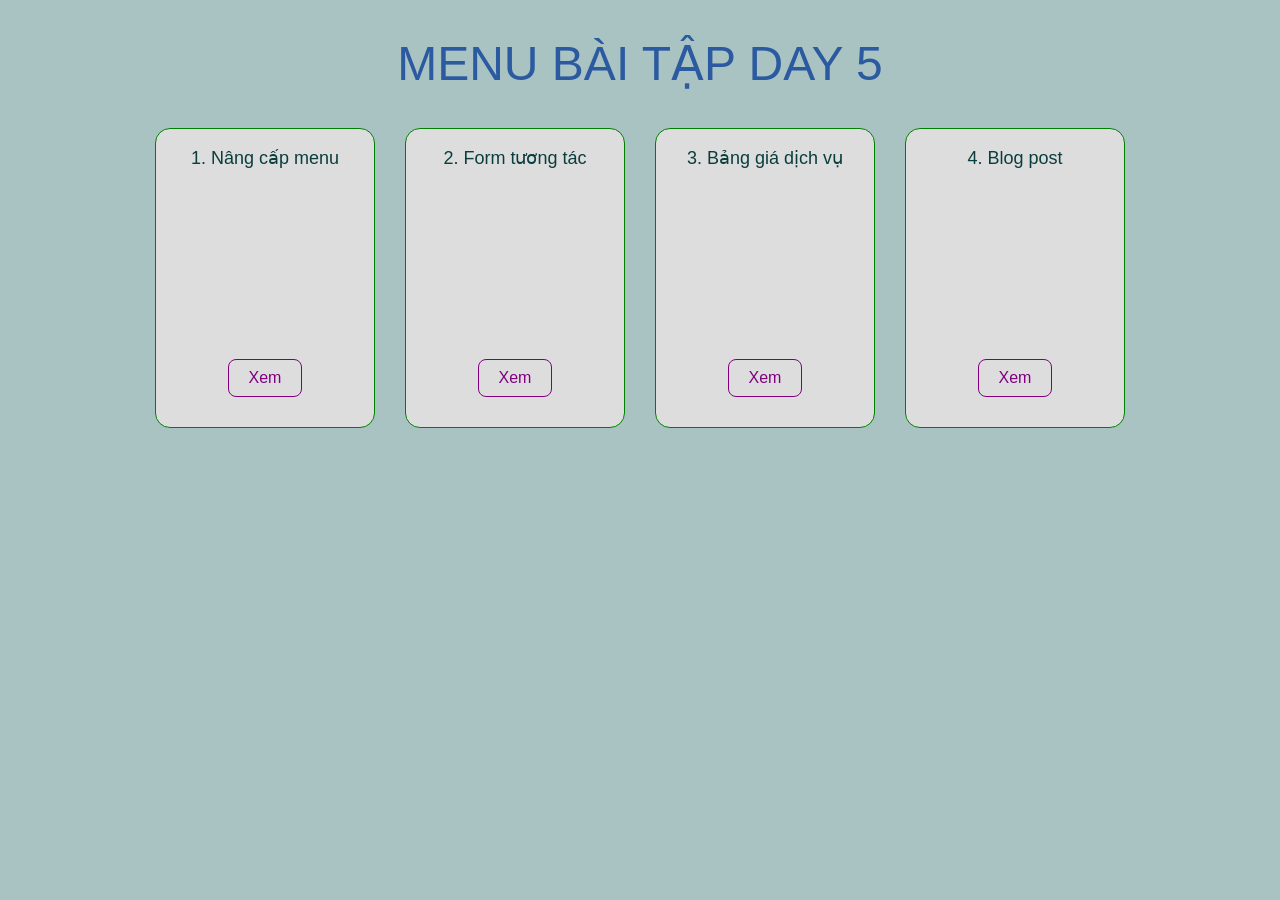
<file: index.html>
<!doctype html>
<html lang="vi">
  <head>
    <meta charset="UTF-8" />
    <meta name="viewport" content="width=device-width, initial-scale=1.0" />
    <title>Menu bài tập</title>

    <link rel="stylesheet" href="./css/reset.css" />
    <link rel="stylesheet" href="./css/style.css" />
  </head>

  <body class="body-index">
    <h1>MENU BÀI TẬP DAY 5</h1>

    <div class="container">
      <div class="card-index">
        <h2>1. Nâng cấp menu</h2>
        <a href="./menu-enhanced.html" class="btn">Xem</a>
      </div>

      <div class="card-index">
        <h2>2. Form tương tác</h2>
        <a href="./form-interactive.html" class="btn">Xem</a>
      </div>

      <div class="card-index">
        <h2>3. Bảng giá dịch vụ</h2>
        <a href="./pricing-table.html" class="btn">Xem</a>
      </div>

      <div class="card-index">
        <h2>4. Blog post</h2>
        <a href="./blog-post.html" class="btn">Xem</a>
      </div>
    </div>
  </body>
</html>
</file>
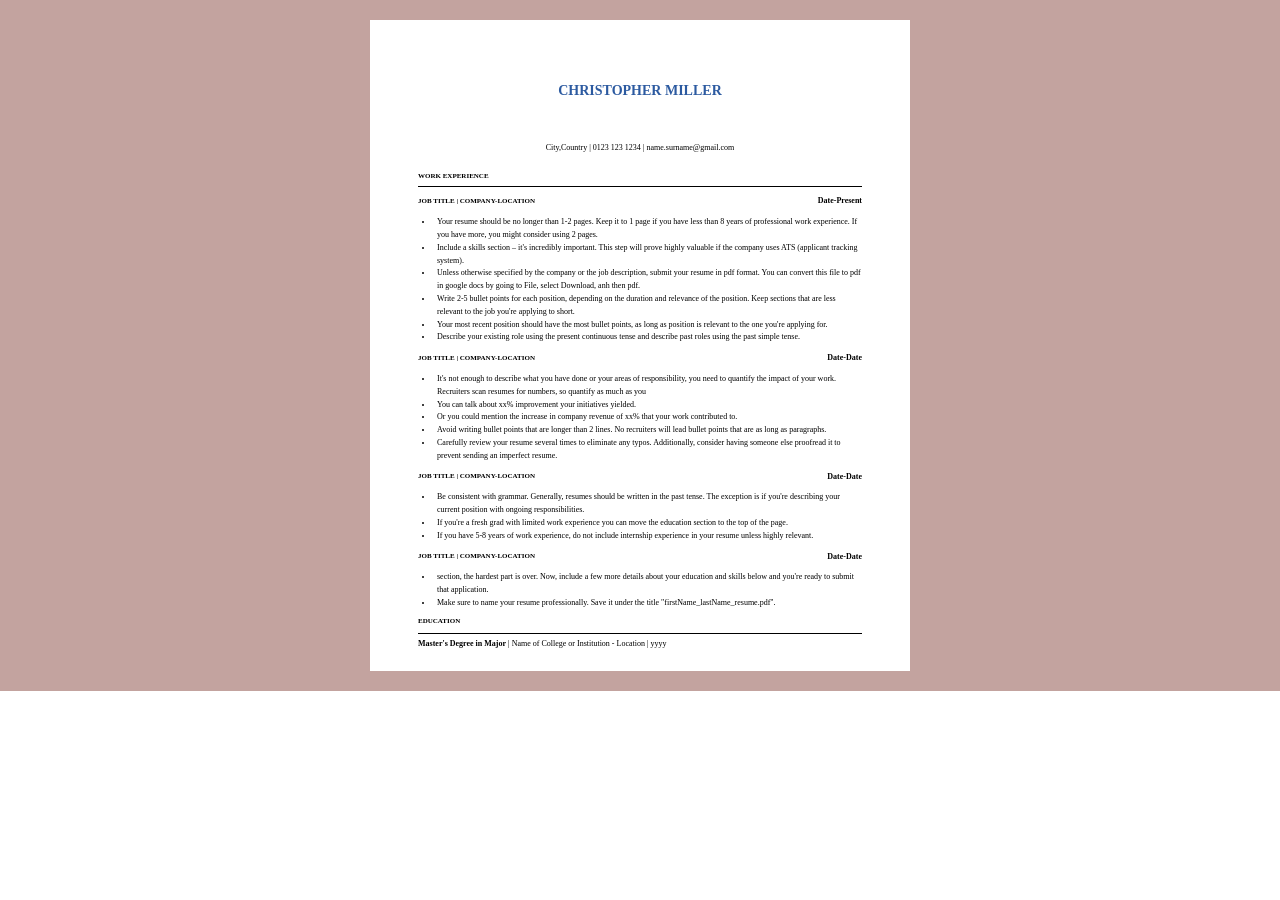
<file: cv.html>
<!doctype html>
<html lang="en">
  <head>
    <meta charset="UTF-8" />
    <meta name="viewport" content="width=device-width, initial-scale=1.0" />
    <title>CV</title>
    <link rel="stylesheet" href="./css/reset.css" />
    <link rel="stylesheet" href="./css/style.css" />
  </head>
  <body class="cv-body">
    <div class="container-cv">
      <div class="container-cv-content">
        <div class="header-cv">
          <h1>CHRISTOPHER MILLER</h1>
          <p>City,Country | 0123 123 1234 | name.surname@gmail.com</p>
        </div>

        <!-- EXPERIENCE -->
        <div class="cv-content">
          <h2 class="title">WORK EXPERIENCE</h2>
          <div class="job-title">
            <h3>JOB TITLE | COMPANY-LOCATION</h3>
            <p class="job-date">Date-Present</p>
          </div>
          <ul class="job-title-content">
            <li>
              Your resume should be no longer than 1-2 pages. Keep it to 1 page
              if you have less than 8 years of professional work experience. If
              you have more, you might consider using 2 pages.
            </li>
            <li>
              Include a skills section – it's incredibly important. This step
              will prove highly valuable if the company uses ATS (applicant
              tracking system).
            </li>
            <li>
              Unless otherwise specified by the company or the job description,
              submit your resume in pdf format. You can convert this file to pdf
              in google docs by going to File, select Download, anh then pdf.
            </li>

            <li>
              Write 2-5 bullet points for each position, depending on the
              duration and relevance of the position. Keep sections that are
              less relevant to the job you're applying to short.
            </li>
            <li>
              Your most recent position should have the most bullet points, as
              long as position is relevant to the one you're applying for.
            </li>

            <li>
              Describe your existing role using the present continuous tense and
              describe past roles using the past simple tense.
            </li>
          </ul>
        </div>
        <div class="cv-content">
          <div class="job-title">
            <h3>JOB TITLE | COMPANY-LOCATION</h3>
            <p class="job-date">Date-Date</p>
          </div>
          <ul class="job-title-content">
            <li>
              It's not enough to describe what you have done or your areas of
              responsibility, you need to quantify the impact of your work.
              Recruiters scan resumes for numbers, so quantify as much as you
            </li>
            <li>
              You can talk about xx% improvement your initiatives yielded.
            </li>
            <li>
              Or you could mention the increase in company revenue of xx% that
              your work contributed to.
            </li>

            <li>
              Avoid writing bullet points that are longer than 2 lines. No
              recruiters will lead bullet points that are as long as paragraphs.
            </li>
            <li>
              Carefully review your resume several times to eliminate any typos.
              Additionally, consider having someone else proofread it to prevent
              sending an imperfect resume.
            </li>
          </ul>
        </div>
        <div class="cv-content">
          <div class="job-title">
            <h3>JOB TITLE | COMPANY-LOCATION</h3>
            <p class="job-date">Date-Date</p>
          </div>
          <ul class="job-title-content">
            <li>
              Be consistent with grammar. Generally, resumes should be written
              in the past tense. The exception is if you're describing your
              current position with ongoing responsibilities.
            </li>

            <li>
              If you're a fresh grad with limited work experience you can move
              the education section to the top of the page.
            </li>

            <li>
              If you have 5-8 years of work experience, do not include
              internship experience in your resume unless highly relevant.
            </li>
          </ul>
        </div>
        <div class="cv-content">
          <div class="job-title">
            <h3>JOB TITLE | COMPANY-LOCATION</h3>
            <p class="job-date">Date-Date</p>
          </div>

          <ul class="job-title-content">
            <li>
              section, the hardest part is over. Now, include a few more details
              about your education and skills below and you're ready to submit
              that application.
            </li>
            <li>
              Make sure to name your resume professionally. Save it under the
              title "firstName_lastName_resume.pdf".
            </li>
          </ul>
        </div>
        <div class="cv-content">
          <div class="education-degree">
            <h2 class="education-title">EDUCATION</h2>
            <p>
              <strong>Master's Degree in Major</strong> | Name of College or
              Institution - Location | yyyy
            </p>
          </div>
        </div>
      </div>
    </div>
  </body>
</html>
</file>
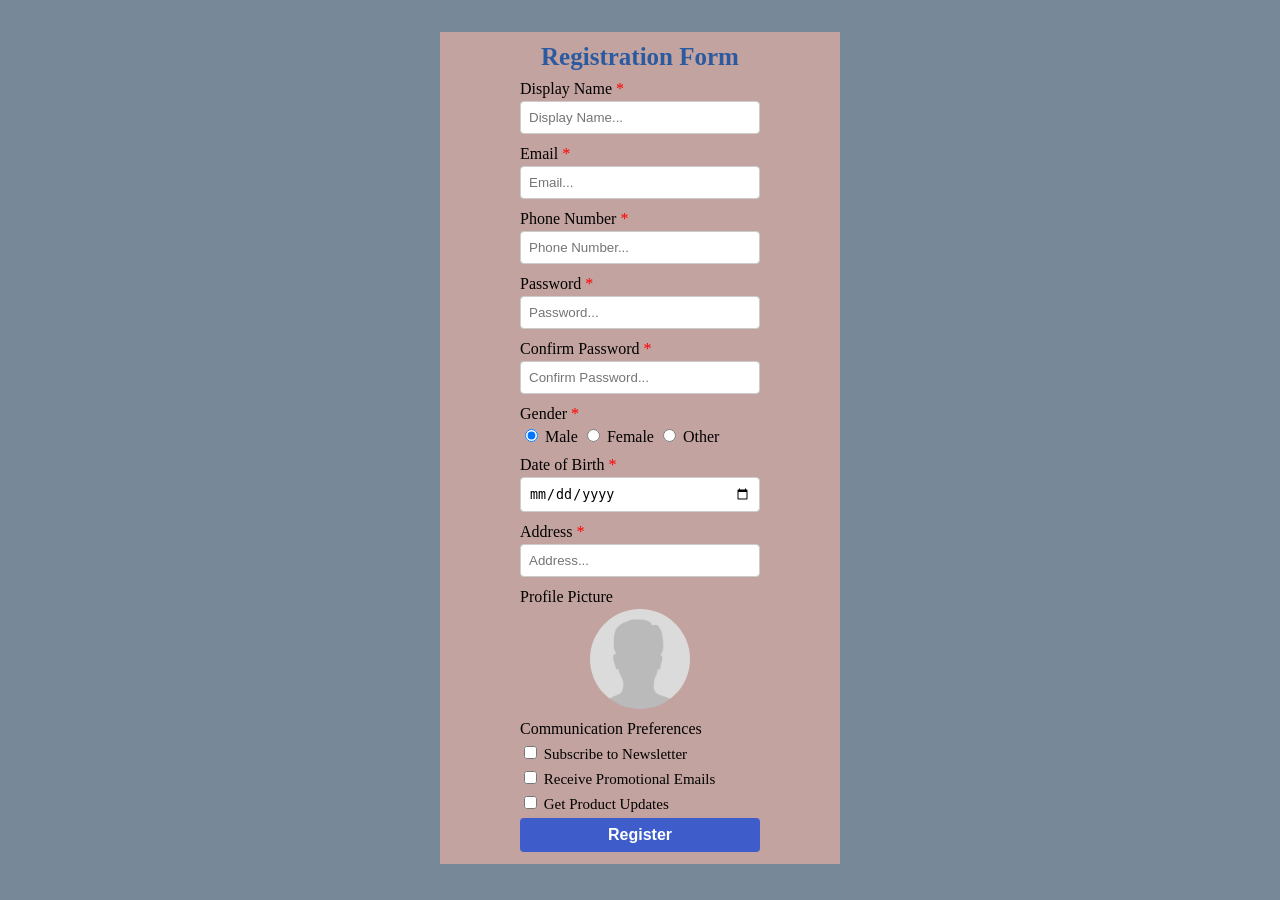
<file: form-interactive.html>
<!doctype html>
<html lang="en">
  <head>
    <meta charset="UTF-8" />
    <meta name="viewport" content="width=device-width, initial-scale=1.0" />
    <title>Form</title>
    <link rel="stylesheet" href="css/style.css" />
    <link rel="stylesheet" href="css/reset.css" />
  </head>
  <body class="form-body">
    <form action="" class="form" autocomplete="off">
      <h1 class="form-heading">Registration Form</h1>
      <div class="form-group">
        <label for="display-name" class="form-label required">
          Display Name
        </label>
        <input
          class="form-input"
          id="display-name"
          placeholder="Display Name..."
          spellcheck="false"
        />
      </div>
      <div class="form-group">
        <label for="email" class="form-label required"> Email </label>
        <input
          type="email"
          class="form-input"
          id="email"
          placeholder="Email..."
          autocomplete="new-email"
          spellcheck="false"
        />
      </div>
      <div class="form-group">
        <label for="phone" class="form-label required"> Phone Number </label>
        <input
          type="text"
          class="form-input"
          id="phone"
          placeholder="Phone Number..."
          spellcheck="false"
        />
      </div>
      <div class="form-group">
        <label for="password" class="form-label required"> Password </label>
        <input
          type="password"
          class="form-input"
          id="password"
          placeholder="Password..."
          spellcheck="false"
        />
      </div>
      <div class="form-group">
        <label for="confirm-password" class="form-label required">
          Confirm Password
        </label>
        <input
          type="password"
          class="form-input"
          id="confirm-password"
          placeholder="Confirm Password..."
          spellcheck="false"
        />
      </div>
      <div class="form-group">
        <label class="form-label required">Gender</label>
        <label>
          <input type="radio" name="gender" value="male" checked />
          Male
        </label>
        <label>
          <input type="radio" name="gender" value="female" />
          Female
        </label>
        <label>
          <input type="radio" name="gender" value="other" />
          Other
        </label>
      </div>
      <div class="form-group">
        <label for="date-of-birth" class="form-label required"
          >Date of Birth</label
        >
        <input class="form-input" type="date" name="" id="date-of-birth" />
      </div>
      <div class="form-group">
        <label for="address" class="form-label required"> Address </label>
        <input
          class="form-input"
          type="text"
          id="address"
          placeholder="Address..."
        />
      </div>
      <div class="form-group">
        <label for="profile-picture" class="form-label">
          Profile Picture
        </label>
        <label for="profile-picture" class="form-avatar">
          <img
            src="./img/avt-placeholder.avif"
            alt=""
            class="avatar-img"
            width="100px"
          />
        </label>
        <input type="file" id="profile-picture" accept="image/*" hidden />
      </div>
      <div class="form-group">
        <label class="form-label">Communication Preferences</label>
        <label class="checkbox">
          <input type="checkbox" name="communication" value="newsletter" />
          Subscribe to Newsletter
        </label>
        <label class="checkbox">
          <input type="checkbox" name="communication" value="emails" />
          Receive Promotional Emails
        </label>
        <label class="checkbox">
          <input type="checkbox" name="communication" value="updates" />
          Get Product Updates
        </label>
      </div>
      <button type="submit" class="form-btn">Register</button>
    </form>
  </body>
</html>
</file>
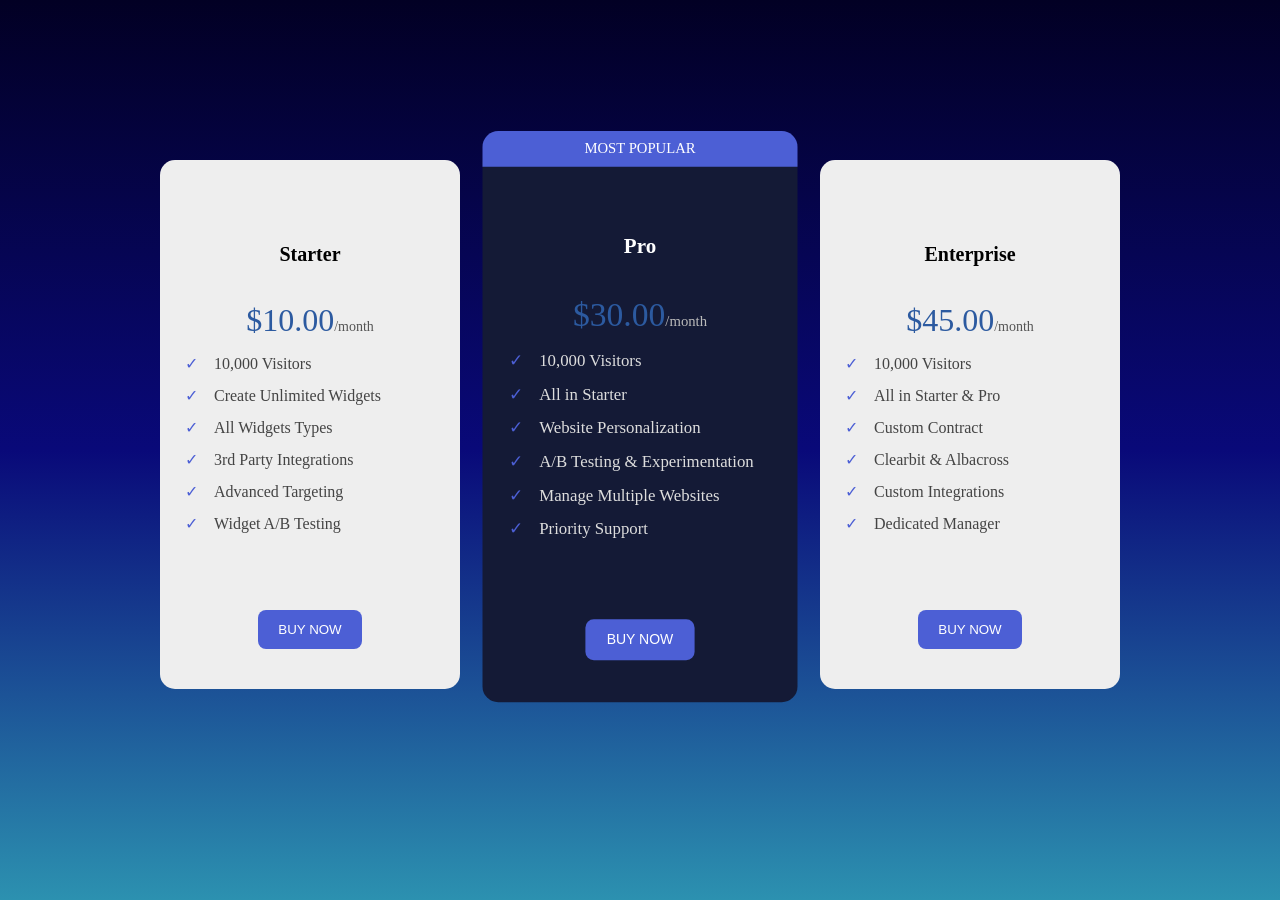
<file: pricing-table.html>
<!doctype html>
<html lang="en">
  <head>
    <meta charset="UTF-8" />
    <meta name="viewport" content="width=device-width, initial-scale=1.0" />
    <title>Pricing Table</title>
    <link rel="stylesheet" href="./css/reset.css" />
    <link rel="stylesheet" href="./css/style.css" />
  </head>
  <body class="pricing-page">
    <div class="pricing">
      <!-- Starter -->
      <div class="card">
        <h2>Starter</h2>
        <h1>$10.00<span>/month</span></h1>
        <ul>
          <li>10,000 Visitors</li>
          <li>Create Unlimited Widgets</li>
          <li>All Widgets Types</li>
          <li>3rd Party Integrations</li>
          <li>Advanced Targeting</li>
          <li>Widget A/B Testing</li>
        </ul>
        <button>BUY NOW</button>
      </div>

      <!-- Pro -->
      <div class="card active">
        <div class="top">MOST POPULAR</div>
        <h2>Pro</h2>
        <h1>$30.00<span>/month</span></h1>
        <ul>
          <li>10,000 Visitors</li>
          <li>All in Starter</li>
          <li>Website Personalization</li>
          <li>A/B Testing & Experimentation</li>
          <li>Manage Multiple Websites</li>
          <li>Priority Support</li>
        </ul>
        <button>BUY NOW</button>
      </div>

      <!-- Enterprise -->
      <div class="card">
        <h2>Enterprise</h2>
        <h1>$45.00<span>/month</span></h1>
        <ul>
          <li>10,000 Visitors</li>
          <li>All in Starter & Pro</li>
          <li>Custom Contract</li>
          <li>Clearbit & Albacross</li>
          <li>Custom Integrations</li>
          <li>Dedicated Manager</li>
        </ul>
        <button>BUY NOW</button>
      </div>
    </div>
  </body>
</html>
</file>
<file: css/style.css>
* {
  box-sizing: border-box;
}
html {
  font-size: 16px;
}
body {
  font-family: "Times New Roman", Times, serif;
}

/* ----------CV---------- */

.container-cv {
  background-color: #c3a39f;
  padding-bottom: 1.25rem; /* 20px */
  padding-top: 1.25rem;
  text-align: center;
  font-weight: 600;
  line-height: 1.6;
}
.container-cv-content {
  background-color: white;
  width: 33.75rem; /* 540px */
  margin: 0 auto;
  padding: 1.25rem 3rem; /* 20px 48px */
}
.container-cv-content h2,
.container-cv-content p,
.container-cv-content ul,
.container-cv-content li,
.container-cv-content h3 {
  text-align: left;
}

/* h1 */
.container-cv-content h1 {
  font-size: 0.875rem; /* 14px */
  font-weight: 700;
}

/* p */
.container-cv-content p {
  font-size: 0.5rem; /* 8px */
  text-align: center;
  font-weight: 500;
}

.cv-content p {
  text-align: right;
}

/* ul */
.container-cv-content ul {
  list-style: disc;
}

/* li */
.container-cv-content ul li {
  font-size: 0.5rem; /* 8px */
  font-weight: 500;
}

/* h2,h3 */
.container-cv-content h2,
.container-cv-content h3 {
  font-size: 0.4375rem; /* 7px */
  font-weight: 700;
}

/* CONTENT */
.header-cv {
  padding-left: 6.25rem; /* 100px */
  padding-right: 6.25rem;
}

.header-cv h1 {
  padding-left: 2.25rem; /* 36px */
  padding-right: 2.25rem;
}

.title {
  border-bottom: 0.0625rem solid black; /* 1px */
  padding-bottom: 0.25rem; /* 4px */
  padding-top: 1rem; /* 16px */
}

.job-title {
  display: flex;
  padding-top: 0.5rem; /* 8px */
  padding-bottom: 0.5rem;
  justify-content: space-between;
  align-items: center;
}

strong {
  font-weight: 700;
}

.education-degree p {
  text-align: left;
}

.education-title {
  border-bottom: 0.0625rem solid black;
  padding-bottom: 0.375rem; /* 6px */
  padding-top: 0.375rem;
}

.education-degree p {
  padding-top: 0.25rem; /* 4px */
  font-weight: 500;
}

.job-date {
  font-weight: 700 !important;
}

.job-title-content {
  padding-left: 0.9375rem; /* 15px */
}

.job-title-content li {
  padding-left: 0.25rem; /* 4px */
}

/* --------------MENU-------------- */
/* MENU */
.container-menu {
  background-color: #3e5cca;
  padding: 0 3.5rem;
  font-size: 0;
  text-align: center;
}

.container-menu li {
  display: inline-block;
  position: relative; /* để dùng ::before */
}

/* LINK */
.container-menu li a {
  display: inline-block;
  padding: 0.875rem;
  background-color: #3e5cca;
  color: #e7edf3;
  font-size: 1rem;
  font-weight: 700;
  text-decoration: none;
}

/* HOVER */
.container-menu li a:hover {
  background-color: #ffffff;
  color: #3e5cca;
}

/* ACTIVE (khi click giữ) */
.container-menu li a:active {
  background-color: #cccccc;
  transform: scale(0.95);
}

/* ACTIVE CLASS (menu đang chọn) */
/* .container-menu .active a {
  background-color: #eeeeee;
  color: #111111;
} */

/*VẠCH NGĂN CÁCH */
.container-menu li::after {
  content: "";
  position: absolute; /* Đặt vạch ngăn cách ở vị trí tuyệt đối so với menu item */
  right: 0; /* Đặt vạch ở bên phải của mỗi menu item */
  top: 0;
  width: 0.0625rem;
  height: 100%;
  background-color: #ffffff;
}

/* BỎ VẠCH CUỐI */
.container-menu li:last-child::after {
  display: none;
}

/* ICON TRƯỚC MENU */
.container-menu li a::before {
  content: "\25B6"; /* ▶ */
  margin-right: 0.5rem;
  font-size: 0.75rem;
}

/* ----------FORM---------- */
.form-body {
  background-color: lightslategrey;
  padding: 2rem; /* 32px */
}

.form {
  width: 25rem; /* 400px */
  background-color: #c3a39f;
  margin: 0 auto;
  padding: 0.75rem 5rem; /* 12px 80px */
}

.form h1 {
  font-size: 1.5625rem; /* 25px */
  font-weight: 700;
  text-align: center;
}

.form-label {
  display: block;
  margin: 0.75rem 0 0.25rem; /* 12px 0 4px */
  font-weight: 400;
}

.avatar-img {
  width: 6.25rem; /* 100px */
  height: 6.25rem;
  border-radius: 50%;
  background-color: #eee;
  display: block;
  margin: 0 auto;
  cursor: pointer;
}

.checkbox {
  display: block;
  margin: 0.375rem 0; /* 6px */
  font-size: 0.9375rem; /* 15px */
}

.form-btn {
  display: block;
  width: 100%;
  padding: 0.5rem; /* 8px */
  background-color: #3e5cca;
  color: white;
  font-size: 1rem; /* 16px */
  font-weight: 600;
  border: none;
  border-radius: 0.25rem; /* 4px */
  cursor: pointer;
}

.form-input {
  width: 100%;
  padding: 0.5rem; /* 8px */
  border: 0.0625rem solid #ccc; /* 1px */
  border-radius: 0.25rem;
}
.form-input:focus {
  border-color: #3e5cca;
  outline: none;
}
.form-input:invalid {
  border-color: red;
}

.form-input:focus:invalid {
  border-color: red;
  box-shadow: 0 0 0 0.125rem rgba(255, 0, 0, 0.2);
}
.form-label.required::after {
  content: " *";
  color: red;
}
.form-btn {
  transition: all 0.2s ease;
}

.form-btn:hover {
  background-color: #2f49a3;
}

.form-btn:active {
  transform: scale(0.97);
}
.form {
  transition: all 0.3s ease;
}

.form:focus-within {
  box-shadow: 0 0 0 0.5rem rgba(62, 92, 202, 0.3);
}
/* ----------FORM---------- */

.form {
  width: 25rem; /* 400px */
  background-color: #c3a39f;
  margin: 0 auto;
  padding: 0.75rem 5rem; /* 12px 80px */
}

.form h1 {
  font-size: 1.5625rem; /* 25px */
  font-weight: 700;
  text-align: center;
}

.form-label {
  display: block;
  margin: 0.75rem 0 0.25rem; /* 12px 0 4px */
  font-weight: 400;
}

.avatar-img {
  width: 6.25rem; /* 100px */
  height: 6.25rem;
  border-radius: 50%;
  background-color: #eee;
  display: block;
  margin: 0 auto;
  cursor: pointer;
}

.checkbox {
  display: block;
  margin: 0.375rem 0; /* 6px */
  font-size: 0.9375rem; /* 15px */
}

.form-btn {
  display: block;
  width: 100%;
  padding: 0.5rem; /* 8px */
  background-color: #3e5cca;
  color: white;
  font-size: 1rem; /* 16px */
  font-weight: 600;
  border: none;
  border-radius: 0.25rem; /* 4px */
  cursor: pointer;
}

.form-input {
  width: 100%;
  padding: 0.5rem; /* 8px */
  border: 0.0625rem solid #ccc; /* 1px */
  border-radius: 0.25rem;
}
.form-input:focus {
  border-color: #3e5cca;
  outline: none;
}
.form-input:invalid {
  border-color: red;
}

.form-input:focus:invalid {
  border-color: red;
  box-shadow: 0 0 0 0.125rem rgba(255, 0, 0, 0.2);
}
.form-label.required::after {
  content: " *";
  color: red;
}
.form-btn {
  transition: all 0.2s ease;
}

.form-btn:hover {
  background-color: #2f49a3;
}

.form-btn:active {
  transform: scale(0.97);
}
.form {
  transition: all 0.3s ease;
}

.form:focus-within {
  box-shadow: 0 0 0 0.5rem rgba(62, 92, 202, 0.3);
}

/* ----------PRICING TABLE---------- */

.pricing-page {
  background: linear-gradient(#020024, #090979, #2c91b0);
  height: 100vh;
}
.pricing {
  display: flex;
  gap: 1.875rem; /* 30px */
  justify-content: center;
  align-items: center;
  padding: 10rem; /* 40px */
}

.card {
  background: #eee;
  padding: 2.5rem 1.875rem; /* 40px 30px */
  border-radius: 0.9375rem; /* 15px */
  text-align: center;
  width: 20.25rem; /* 260px */
  transition: transform 0.3s ease;
  position: relative;
}

.card h2 {
  margin-bottom: 0.9375rem; /* 15px */
  padding-top: 2.75rem; /* 60px */
  font-size: 1.25rem; /* 20px */
  font-weight: 700;
}

.card h1 {
  margin-bottom: 1.25rem; /* 20px */
  font-size: 2rem; /* 32px */
}

.card h1 span {
  font-size: 0.875rem; /* 14px */
  color: #555;
  padding-bottom: 1rem; /* 16px */
}

.card ul {
  list-style: none;
  margin-bottom: 1.875rem; /* 30px */
}

.card ul li {
  margin: 0.625rem 0; /* 10px */
  color: #444;
  text-align: left;
  padding-left: 1.5rem; /* 24px */
  position: relative;
  margin: 1rem 0; /* 16px */
}

.card ul li::before {
  content: "✓";
  color: #4c5fd5;
  position: absolute;
  left: -1.5625rem; /* -25px */
  top: 0;
  padding-left: 1.25rem; /* 20px */
}

.card button {
  padding: 0.75rem 1.25rem; /* 12px 20px */
  border: none;
  border-radius: 0.5rem; /* 8px */
  background: #4c5fd5;
  color: white;
  cursor: pointer; /* Có thể nhấp */
  margin-top: 3rem; /* 48px */
}

/* Card nổi bật */
.card:nth-child(2) {
  background: #141a36;
  color: white;
  transform: scale(1.05);
}

.card.active ul li {
  color: #ddd;
}

.card.active h1 span {
  color: #bbb;
}
.card:hover {
  transform: scale(1.02);
  box-shadow: 0.5rem 0.5rem 1rem 0.5rem rgba(40, 50, 100, 0.5);
}

/* Top Badge */
.top {
  position: absolute;
  top: -0.9375rem; /* 40px */
  left: 0;
  width: 100%;
  background: #4c5fd5;
  color: white;
  padding: 0.625rem; /* 10px */
  border-radius: 0.9375rem 0.9375rem 0 0; /* 15px */
  font-size: 0.875rem; /* 14px */
}

/* --------------Blog-post---------------- */
.blog-post-page {
  background-color: gainsboro;
}
.blog-post-content {
  background-color: white;
  max-width: 64rem;
  margin: 0 auto;
  padding: 2rem; /* 32px */
  border-radius: 0.5rem; /* 8px */
}

.blog-post h1 {
  font-size: 1.75rem; /* 28px */
  font-weight: 700;
  margin-bottom: 1.25rem; /* 20px */
  margin-top: 0;
  padding: 2rem 0; /* 32px 0 */
  text-align: center;
  background: linear-gradient(90deg, #ff7e5f, #feb47b);
}
.blog-post-content h2 {
  font-size: 1.75rem; /* 28px */
  font-weight: 700;
  margin-bottom: 1rem; /* 16px */
  margin-top: 1.5rem; /* 24px */
  color: lightseagreen;
}
.blog-post-content p {
  font-size: 1.25rem; /* 20px */
  line-height: 1.6;
  margin-bottom: 1.25rem; /* 20px */
}
.blog-post-content p:first-of-type::first-letter {
  font-size: 2.5rem; /* 40px */
  font-weight: 700;
  float: left;
  line-height: 1;
  margin-right: 0.5rem; /* 8px */
  color: #ff7e5f;
}
.blog-post-content p::first-line {
  font-weight: normal;
  background-color: yellowgreen;
}
.blog-post-content img {
  width: 50%; /* 50% của container */
  height: auto;
  margin: 1.25rem 0; /* 20px */
  display: block;
  margin-left: auto;
  margin-right: auto;
}
.blog-post-content ::selection {
  background-color: lightsalmon;
  color: white;
}

.blog-post-content blockquote {
  border-left: 0.25rem solid palevioletred; /* 4px */
  padding-left: 1rem; /* 16px */
  margin-left: 0;
  margin-right: 0;
  font-style: italic;
  color: #555;
  font-size: 1.5rem; /* 32px */
  background-color: lightgray;
  padding: 2rem; /* 16px */
  position: relative;
}
.blog-post-content blockquote::before {
  content: "“";
  font-size: 3rem; /* 48px */
  color: palevioletred;
  position: absolute;
  left: 1rem; /* 16px */
  top: -0.5rem; /* -8px */
}
.blog-post-content blockquote::after {
  content: "”";
  font-size: 3rem; /* 48px */
  color: palevioletred;
  position: absolute;
  right: 7rem; /* 16px */
  bottom: 3rem; /* -8px */
}
.blog-post-comment {
  background-color: white;
  max-width: 64rem;
  margin: 1.25rem auto; /* 20px auto */
  padding: 1.25rem; /* 20px */
}
.blog-post-comment img {
  width: 4rem; /* 40px */
  height: 4rem;
  border-radius: 50%;
  margin-right: 0.75rem; /* 12px */
  vertical-align: middle;
}
.blog-post-comment-child {
  margin: 1.25rem; /* 20px */
  padding: 1.25rem; /* 20px */
  font-size: 1.125rem; /* 18px */
  background-color: lightgrey;
  border-radius: 1rem; /* 32px */
}
.blog-post-comment p {
  padding-top: 1rem; /* 16px */
}
.blog-post-comment p:nth-last-of-type {
  margin: 0;
}
.blog-post-comment-child:hover {
  background-color: lightskyblue;
  transform: scale(1.05);
  transition: all 0.2s ease;
}
.blog-post-comment h2 {
  font-size: 1.5rem; /* 24px */
  font-weight: 700;
  padding-top: 1rem;
  padding-left: 1.5rem;
}
.blog-post-comment p:nth-of-type(2) {
  margin: 0;
}
/* -------------------INDEX------------------- */
.body-index {
  background: #a9c3c3;
  font-family: Arial, sans-serif;
}

h1 {
  text-align: center;
  margin: 40px 0;
  color: #2c5aa0;
  font-size: 3rem;
}

.container {
  display: flex;
  justify-content: center;
  gap: 30px;
  flex-wrap: wrap; /* responsive */
}

.card-index {
  width: 220px;
  height: 300px;
  background: #ddd;
  border-radius: 15px;
  border: 1px solid green;

  display: flex;
  flex-direction: column;
  justify-content: space-between;
  align-items: center;
}

.card-index h2 {
  font-size: 18px;
  margin-top: 20px;
  text-align: center;
  color: #0a3d3d;
}

.card-index .btn {
  margin-bottom: 30px;
  padding: 10px 20px;
  border: 1px solid purple;
  border-radius: 8px;
  text-decoration: none;
  color: purple;
}
.card-index .btn:hover {
  background-color: purple;
  color: white;
  transition: all 0.2s ease;
}
.card-index .btn:active {
  transform: scale(0.95);
}
.card-index:hover {
  box-shadow: 0.5rem 0.5rem 1rem 0.5rem rgba(40, 50, 100, 0.5);
  transform: scale(1.05);
  transition: all 0.3s ease;
}
</file>
